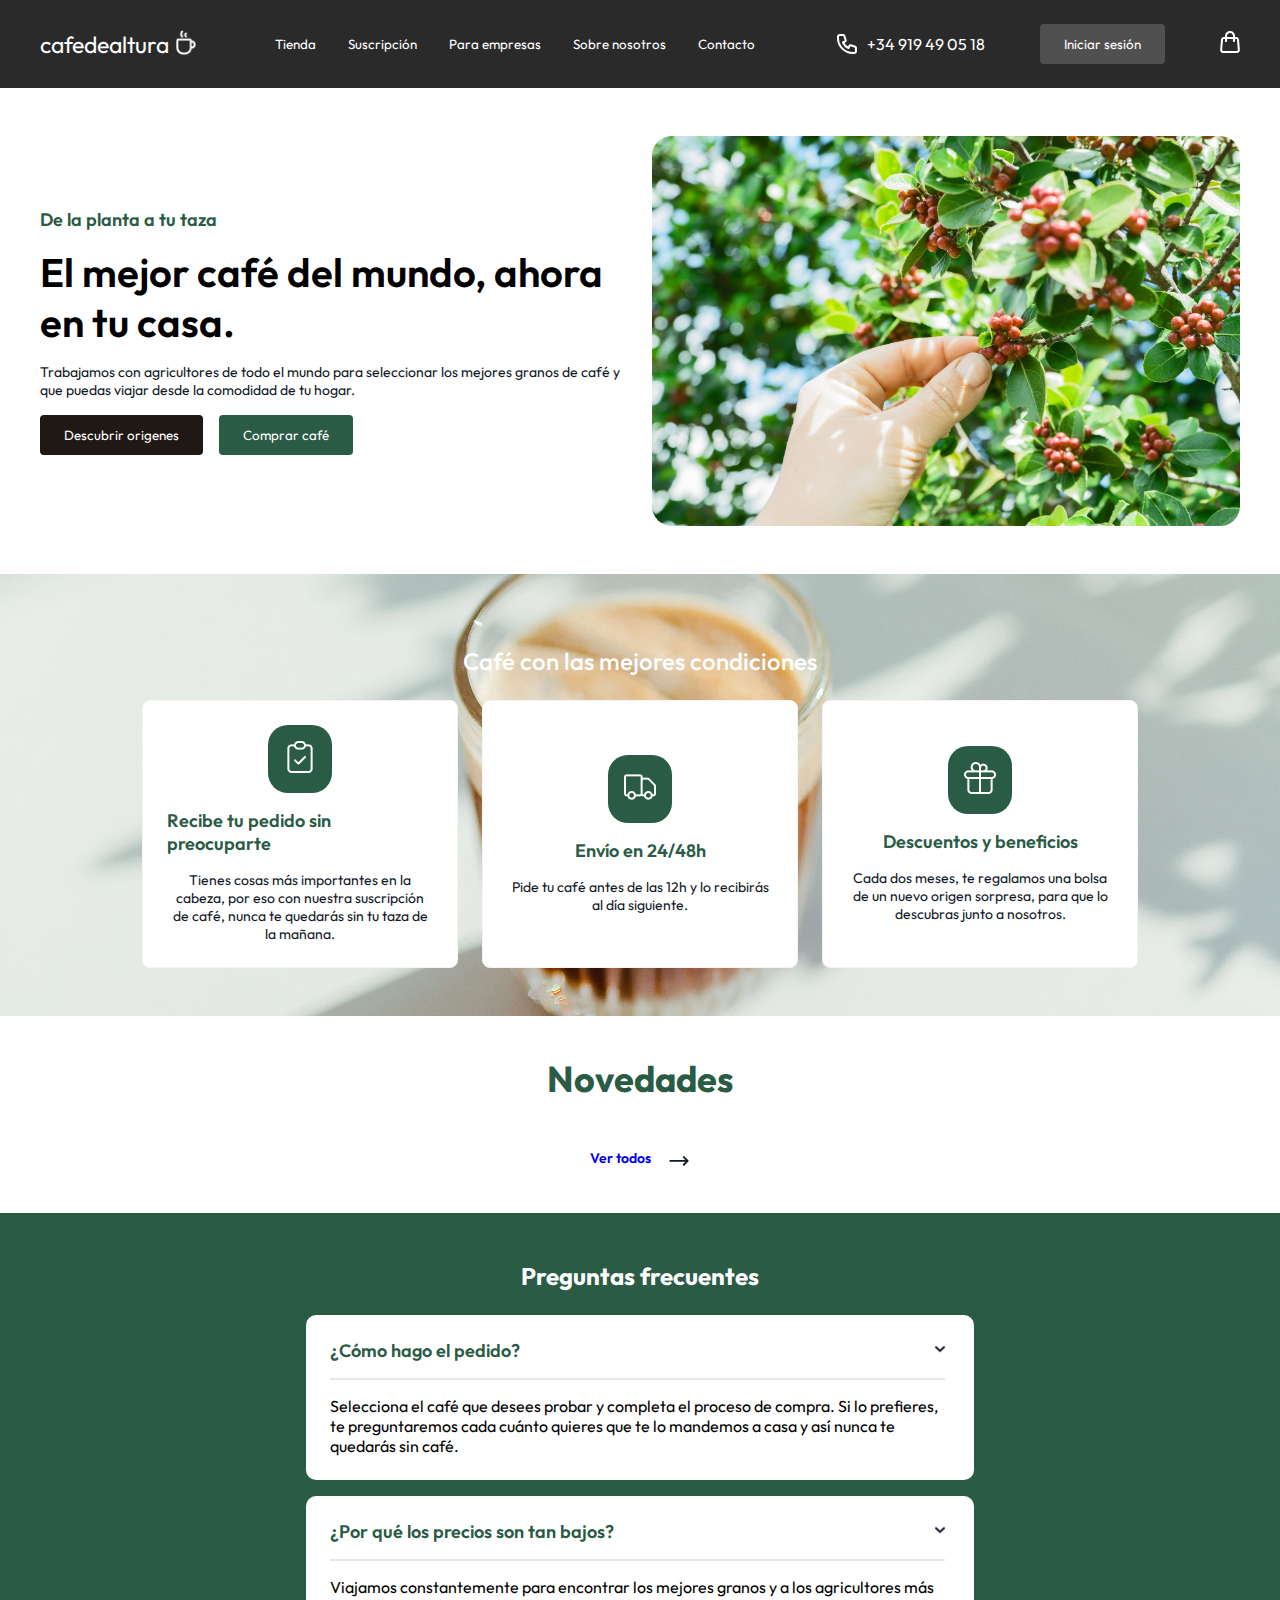
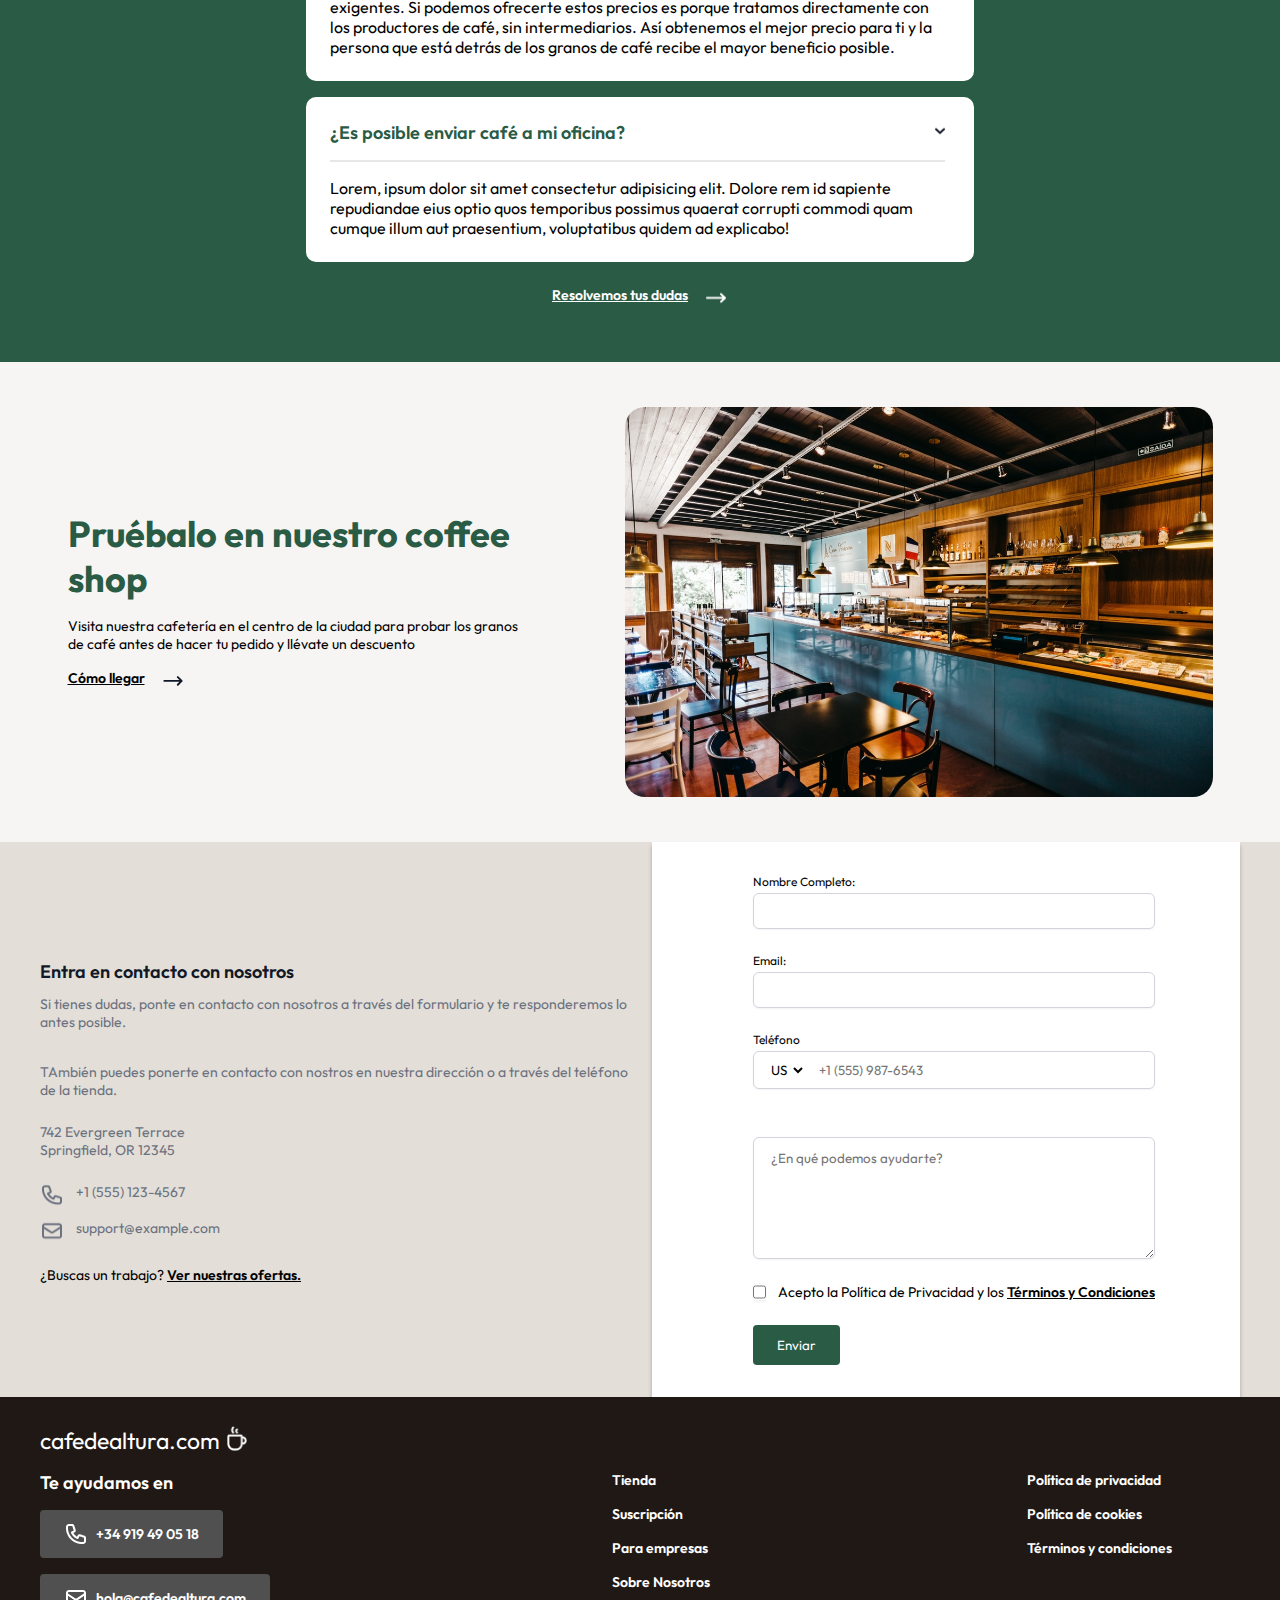
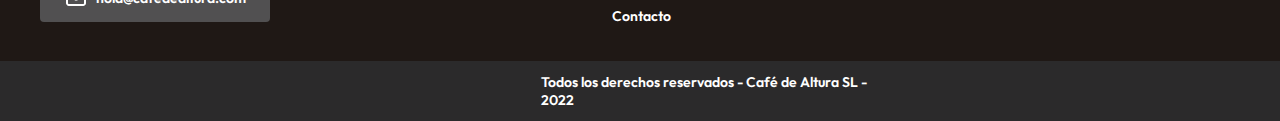
<file: index.html>
<!DOCTYPE html>
<html lang="en">

<head>
    <meta charset="UTF-8">
    <meta name="viewport" content="width=device-width, initial-scale=1.0">
    <title>Home</title>
    <link rel="stylesheet" href="style.css">
</head>

<body>
<div class="container">
        <div class="nav">

            <div class="logo">
                <p>cafedealtura</p>
                <img class="logoCafe" src="ps_coffee-hot.png">
            </div>
            <div class="tienda">
                <ul>
                    <li><button class="tiendaBotton"><a class="aBlanco" href="tienda.html">Tienda</a></button></li>
                    <li><button class="tiendaBotton"><a>Suscripción</a></button></li>
                    <li><button class="tiendaBotton"><a>Para empresas</a></button></li>
                    <li><button class="tiendaBotton"><a>Sobre nosotros</a></button></li>
                    <li><button class="tiendaBotton"><a>Contacto</a></button></li>
                </ul>
            </div>
            <div class="numeroContacto">
                <img src="Phone.svg">
                <p>+34 919 49 05 18</p>
            </div>
            <button class="botonIniciaSesion"><a>Iniciar sesión</a></button>
            <div class="cesta">
                <a href="carrito.html">
                <img src="Group.png"></a>
            </div>
        </div>
        <section class="seccionUno">
            <div class="header">
                <div class="informacionHeader">
                    <h3>De la planta a tu taza</h3>
                    <h1>El mejor café del mundo, ahora en tu casa.</h1>
                    <p class="parrafoSeciones">Trabajamos con agricultores de todo el mundo para seleccionar los mejores
                        granos de café y que puedas viajar desde la comodidad de tu hogar.</p>
                    <div class="botonesHeader">
                        <button class="botonDescubrirOrigenes">Descubrir origenes</button>
                        <button class="botonComprarCafe">Comprar café</button>
                    </div>
                </div>
                <div class="fotoHeader">
                    <img class="imgPlantaCafe" src="plantaCafe.jpg" width="588px" height="390px">
                </div>
            </div>
        </section>
        <section class="seccionDos">
            <div class="contenedorSeccionDos">
                <div class="imagenFondoCafe"></div>
                <div class="tituloUnoSeccionDos">Café con las mejores condiciones</div>
                <div class="contenedoresSeccionDos">
                    <div class="contenedoresBlancosSeccionDos">
                        <div class="logosSeccionDos">
                            <img src="Clipboard check.png" width="40px" height="40px">
                        </div>
                        <div class="titulosSeccionDos">
                            <h3>Recibe tu pedido sin preocuparte</h3>
                        </div>
                        <div class="textoPedido">
                            <p>Tienes cosas más importantes en la cabeza, por eso con nuestra suscripción de café, nunca
                                te quedarás sin tu taza de la mañana. </p>
                        </div>
                    </div>

                    <div class="contenedoresBlancosSeccionDos">
                        <div class="logosSeccionDos">
                            <img src="Truck.png" width="40px" height="40px">
                        </div>
                        <div class="tituloPedido">
                            <h3>Envío en 24/48h</h3>
                        </div>
                        <div class="textoPedido">
                            <p>Pide tu café antes de las 12h y lo recibirás al día siguiente. </p>
                        </div>
                    </div>
                    <div class="contenedoresBlancosSeccionDos">
                        <div class="logosSeccionDos">
                            <img src="Gift.png" width="40px" height="40px">
                        </div>
                        <div class="tituloPedido">
                            <h3>Descuentos y beneficios</h3>
                        </div>
                        <div class="textoPedido">
                            <p>Cada dos meses, te regalamos una bolsa de un nuevo origen sorpresa, para que lo descubras
                                junto a nosotros. </p>
                        </div>
                    </div>
                </div>

            </div>
        </section>
        <section class="seccionTres">
            <div class="contenedorSeccionTres">
                <div class="novedadesSeccionTres">
                    <h2>Novedades</h2>
                </div>

                <div class="tiposCafes">
                    <!-- <a class="cafeVenta">
                        <img src="Images.png" width="219px" height="219px">
                        <div class="infoCafe">
                            <span class="tipografiaCafes">
                                <p>Costa Rica Tarrazú</p>
                            </span>
                            <p>9,00€</p>
                        </div>
                        <div class="botonAñadir">
                            <button>Añadir</button>
                        </div>
                    </a> -->
                </div>

                <div class="verTodos">
                    <a class="verTodos" href="tienda.html">
                    <p>Ver todos</p>
                    <img src="Arrow narrow right.svg " width="24px" height="24px">
                    </a>
                </div>
            </div>
            
        </section>

        <section class="seccionCuatro">
            <div class="tituloSeccionCuatro">
                <h2>Preguntas frecuentes</h2>
            </div>
            <div class="preguntasFrecuentes">
                    <div class="faq">
                        <div class="pregunta">
                            <h3>¿Cómo hago el pedido?</h3>
                            <img class="flechaDireccion" src="Chevron up (1).png" width="20px"
                            height="20px">
                        </div>

                        <div class="divider">   
                        </div>

                        <div class="respuesta">
                            <p>Selecciona el café que desees probar y completa el proceso de compra. Si lo prefieres, te
                                preguntaremos cada cuánto quieres que te lo mandemos a casa y así nunca te quedarás sin
                                café.</p>
                        </div>
                    </div>

                    <div class="faq">
                        <div class="pregunta">
                            <h3>¿Por qué los precios son tan bajos?</h3>
                            <img class="flechaDireccion" src="Chevron up (1).png" width="20px"
                            height="20px">
                        </div>
                        
                        <div class="divider"> 
                        </div>

                        <div class="respuesta">
                            <p>Viajamos constantemente para encontrar los mejores granos y a los agricultores más
                                exigentes. Si podemos ofrecerte estos precios es porque tratamos directamente con los
                                productores de café, sin intermediarios. Así obtenemos el mejor precio para ti y la
                                persona que está detrás de los granos de café recibe el mayor beneficio posible.</p>
                        </div>
                    </div>

                    <div class="faq">
                        <div class="pregunta">
                            <h3>¿Es posible enviar café a mi oficina? </h3>
                            <img class="flechaDireccion" src="Chevron up (1).png" width="20px" height="20px">
                        </div>
                        <div class="divider"> 
                        </div>

                        <div class="respuesta">
                            <p>Lorem, ipsum dolor sit amet consectetur adipisicing elit. Dolore rem id sapiente repudiandae eius optio quos temporibus possimus quaerat corrupti commodi quam cumque illum aut praesentium, voluptatibus quidem ad explicabo!</p>
                        </div>
                    </div>
            </div>
            <div class="resolverDudas">
                <p>Resolvemos tus dudas</p>
                <div class="flecha">
                    <img src="flecha.png" height="24px" width="24px">
                </div>
            </div>
        </section>

        <section class="seccionCinco">
            <div class="pruebaNuestroCoffee">
                <div class="informacionPruebalo">
                    <span class="textoVerde"><h2>Pruébalo en nuestro coffee shop</h2></span> 
                    <p class="textoPruebaNuestroCafe">Visita nuestra cafetería en el centro de la ciudad para probar los granos de café antes de hacer tu pedido y llévate un descuento</p>
                        <div class="comoLlegar">
                            <p><a>Cómo llegar</a></p>
                            <img src="Arrow narrow right.svg " width="24px" height="24px">
                        </div>
                </div>
                <div class="fotoCofeeTienda">
                    <img class="tiendaCafe" src="heroImage.jpg" width="588px" height="390px">
                </div>
            </div>
        </section>

    <section class="seccionSeis">
        <div class="seccionContactar">
            <div class="contacto">

            <div class="encabezadoSeccionSeis">
                <div class="tituloSecionSeis">
                <p>Entra en contacto con nosotros<p>
                </div>

                <div class="textoSeccionSeis">
                <p>Si tienes dudas, ponte en contacto con nosotros a través del formulario y te responderemos lo antes posible.</p>
                </div>
            </div>
            <div class="encabezadoDosSeccionSeis">
                <div class="textoSeccionSeis">
                <p>TAmbién puedes ponerte en contacto con nostros en nuestra dirección o a través del teléfono de la tienda.</p>
                </div>

                <div class="textoSeccionSeis">
                        <p>742 Evergreen Terrace</p>
                        <p>Springfield, OR 12345</p>
                </div>
                <div class="contactoEmail">
                    <div class="textoContacto">
                        <img src="Phone.png" height="24px" width="24px" >
                        <p>+1 (555) 123-4567</p>
                    </div>

                    <div class="textoEmail">
                        <img src="Mail.png" height="24px" width="24px" >
                        <p>support@example.com</p>
                    </div>
                </div>
                <div class="buscasTrabajo">
                    <p>¿Buscas un trabajo? <span class="negritaYsub"> Ver nuestras ofertas.</p></span>
                </div>
            </div>
            </div>

            <div class="formulario">
                <form>
                <div class="itemFormulario">
                    <label for="nombre">Nombre Completo:</label>
                    <input class="inputBorder" type="text" id="nombre" name="nombre">
                </div>
                    
                <div class="itemFormulario">
                    <label for="email">Email:</label>
                    <input class="inputBorder" type="email" id="email" name="email">
                </div>
                    
                    <div class="itemFormulario">

                        <label for="prefijo">Teléfono</label>
                        <div class="telefono">

                                <select class="inputPrefTel" id="prefijo" name="prefijo">
                                    <option value="US">US </option>    
                                    <option value="+ES"> ES </option>
                                    <option value="FR">FR</option>
                                    <!-- Agregar más -->
                                </select>

                                <input class="inputTel" type="tel" id="telefono" name="telefono" placeholder="+1 (555) 987-6543">
                        </div>
                    </div>

                    <div class="enQuePodemosAyudar">

                        <label for="textarea"><span class="transparente">NODNVJNVD</span></label>
                        <textarea placeholder="¿En qué podemos ayudarte?" style="height: 122px;"></textarea>

                    </div>
                    
                  
                        <div class="checkbox">

                            <input class="inputBorder" type="checkbox" id="acepto" name="acepto">

                            <label class="terminosYcondiciones" for="acepto"> Acepto la <span class="tamañoNegritaYsub">Política de Privacidad</span> y los <span class="negritaYsub">Términos y Condiciones</span>
                            </label>
                        </div>
                
                        <div class="submit">
                            <input class="Enviar" type="submit" value="Enviar">
                        </div>
                        
                </form>
            </div>
        </div>
    </section>

    <footer>
    <div class="footerContainer">

        <div class="logoFooter">

            <p class="fontLo">cafedealtura.com</p>
            <img class="logoCafe" src="ps_coffee-hot.png">

        </div>
        <div class="teAyudamos">
            <div class="primeraColumFooter">
                <div class="infoTelMail">
                    <p>Te ayudamos en</p>
                </div>
                <div class="telFooter">
                    <img src="PhoneBlanco.png" height="24px" width="24px" >
                    <p>+34 919 49 05 18</p>
                </div>

                <div class="mailFooter">
                    <img src="MailBlanco.png" height="24px" width="24px" >
                    <p>hola@cafedealtura.com</p>
                </div>


            </div>

            <div class="opcionesFooter">
                    <p>Tienda</p>
                    <p>Suscripción</p>
                    <p>Para empresas</p>
                    <p>Sobre Nosotros</p>
                    <p>Contacto</p>
            </div>

            <div class="politicasFoto">
                    <p>Política de privacidad</p>
                    <p>Política de cookies</p>
                    <p>Términos y condiciones</p>
            </div>

        </div>
    </div>
    </footer>

    <section class="footerBooton">
        <p>Todos los derechos reservados - Café de Altura SL - 2022</p>
    </section>
</div>
<script type="module" src="main.js"></script>
</body>

</html>
</file>
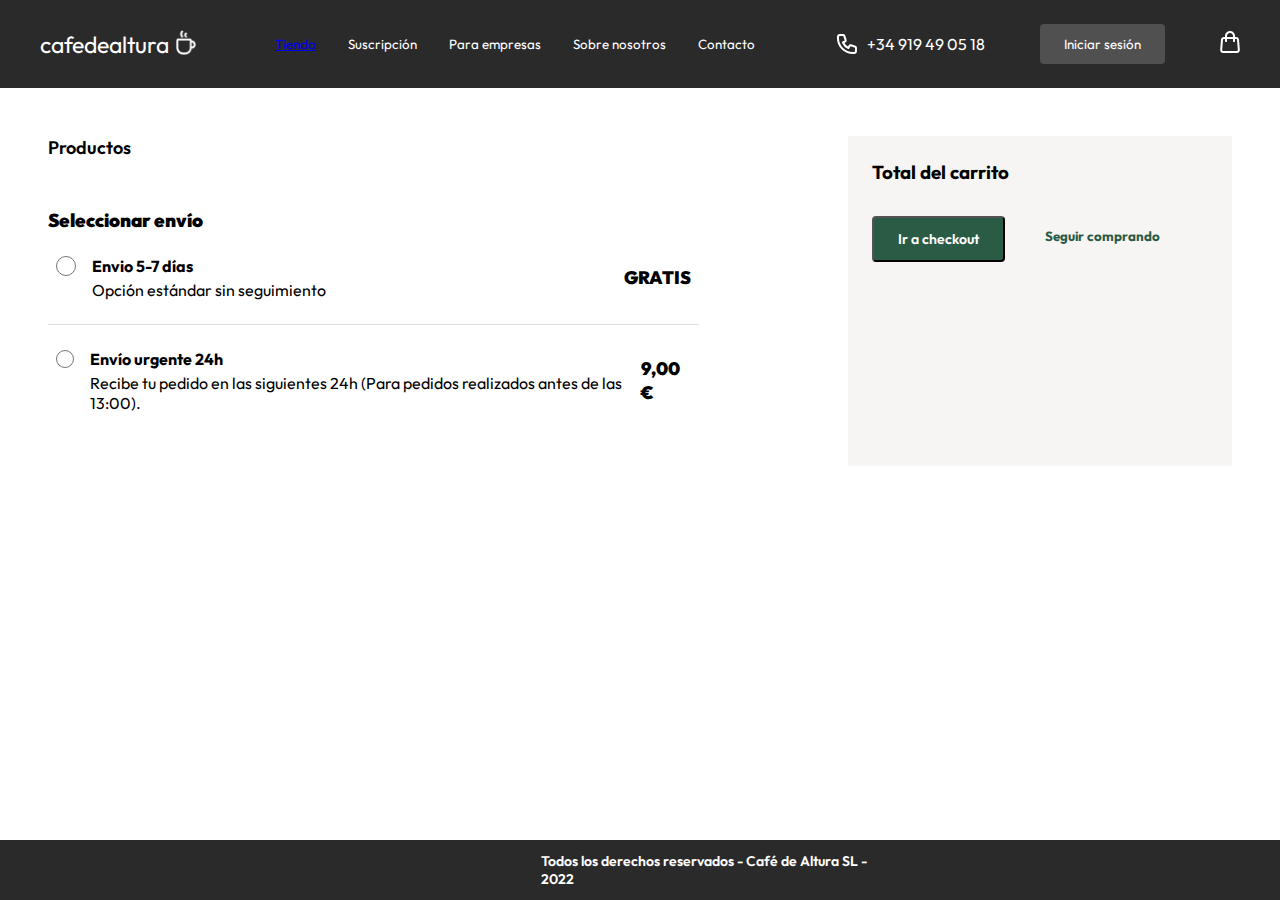
<file: carrito.html>
<!DOCTYPE html>
<html lang="en">

<head>
    <meta charset="UTF-8">
    <meta name="viewport" content="width=device-width, initial-scale=1.0">
    <title>Home</title>
    <link rel="stylesheet" href="carrito.css">
</head>

<body>
<div class="container">
        <div class="nav">

            <div class="logo">
                <p>cafedealtura</p>
                <img class="logoCafe" src="ps_coffee-hot.png">
            </div>
            <div class="tienda">
                <ul>
                    <li><button class="tiendaBotton"><a class="aBlanco" href="tienda.html">Tienda</a></button></li>
                    <li><button class="tiendaBotton"><a>Suscripción</a></button></li>
                    <li><button class="tiendaBotton"><a>Para empresas</a></button></li>
                    <li><button class="tiendaBotton"><a>Sobre nosotros</a></button></li>
                    <li><button class="tiendaBotton"><a>Contacto</a></button></li>
                </ul>
            </div>
            <div class="numeroContacto">
                <img src="Phone.svg">
                <p>+34 919 49 05 18</p>
            </div>
            <button class="botonIniciaSesion"><a>Iniciar sesión</a></button>
            <div class="candado">
                <img src="Group.png">
            </div>
        </div>

        <div class="cestaContainer">
            <div class="cesta">
                <!-- <p>Cesta(0)</p> -->
            </div>

            <div class="productosyCarrito">

                <div class="productos">
                    <h3 class="texoProduto">Productos</h3>

                    <div class="infoPorductos">
                        <!-- <div class="contadorProducto">
                            <div class="resta"><img src="resta.png"></div>
                            <div class="contador"><p>1</p></div>
                            <div class="suma"><img src="suma.png"></div>
                            <div class="contenedorImg">
                                <img class="imagenCafe" src="cafeColombia.png">
                                <div class="textoProductos">
                                    <p><b>Colombia Los Naranjos</b></p>
                                    <p>Paquete de café, 250 gr</p>
                                </div>
                            </div>
                        </div>
                        
                        
                        <div class="precio">
                            <p><b>9,00€</b></p>
                        </div> -->
                        
                    </div>
                    <!-- <div class="lineaGrande"></div> -->

                    <div class="seleccionEnvio">

                        <h3><b>Seleccionar envío</b></h3>

                        <div class="form">

                            <div class="form1">
                               <div class="infoEnvio">   
                                    <input type="radio" name="grupo1" value="opcion1">

                                    <div class="textForm" >
                                        <p><b>Envio 5-7 días</b></p>
                                        <p>Opción estándar sin seguimiento</p>
                                    </div>
                                </div>  
                                    <div class="precio">
                                        <p ><b>GRATIS</b></p>
                                    </div>
                            </div>
                            <div class="lineaGrande"></div>
                            <div class="form1">
                                <div class="infoEnvio">
                                    <input type="radio" name="grupo1" value="opcion1"> 

                                    <div class="textForm" >
                                            <p><b>Envío urgente 24h</b></p>
                                            <p>Recibe tu pedido en las siguientes 24h (Para pedidos realizados antes de las 13:00).</p>
                                    </div>

                                </div>
                                    <div class="precio">
                                         <p><b>9,00 €</b></p>
                                    </div>
                            </div>

                        </div>


                    </div>

                </div>

                <div class="carrito">
                        <h3>Total del carrito</h3>
                        <div class="infoCarito">

                        <!-- <div class="linea"></div>
                                <div class="totalCarrito">
                                    <div class="textoCarrito">
                                        <p>SUBTOTAL</p>
                                        <p><b>?</b></p>
                                    </div> 

                                    <div class="textoCarrito">
                                        <p>ENVÍO</p>
                                        <p><b>GRATIS</b></p>
                                    </div>
                                    <div class="textoCarrito">
                                        <p><b>TOTAL</b></p>
                                        <p><b>?</b></p>
                                    </div>
                                    <div class="iva">
                                        <p>Incluye 3.78€ de IVA</p>
                                    </div>
                             </div> -->
                        </div>
                        <div class="botones">
                            <button class="botonVerde">Ir a checkout</button>
                            <button class="botonSeguirCompra">Seguir comprando</button>
                        </div>
                </div>
            </div>


        </div>

         <section class="footerBooton">
        <p>Todos los derechos reservados - Café de Altura SL - 2022</p>
        </section>
</div>
<script src="carrito.js" defer></script>
</body>

</html>
</file>
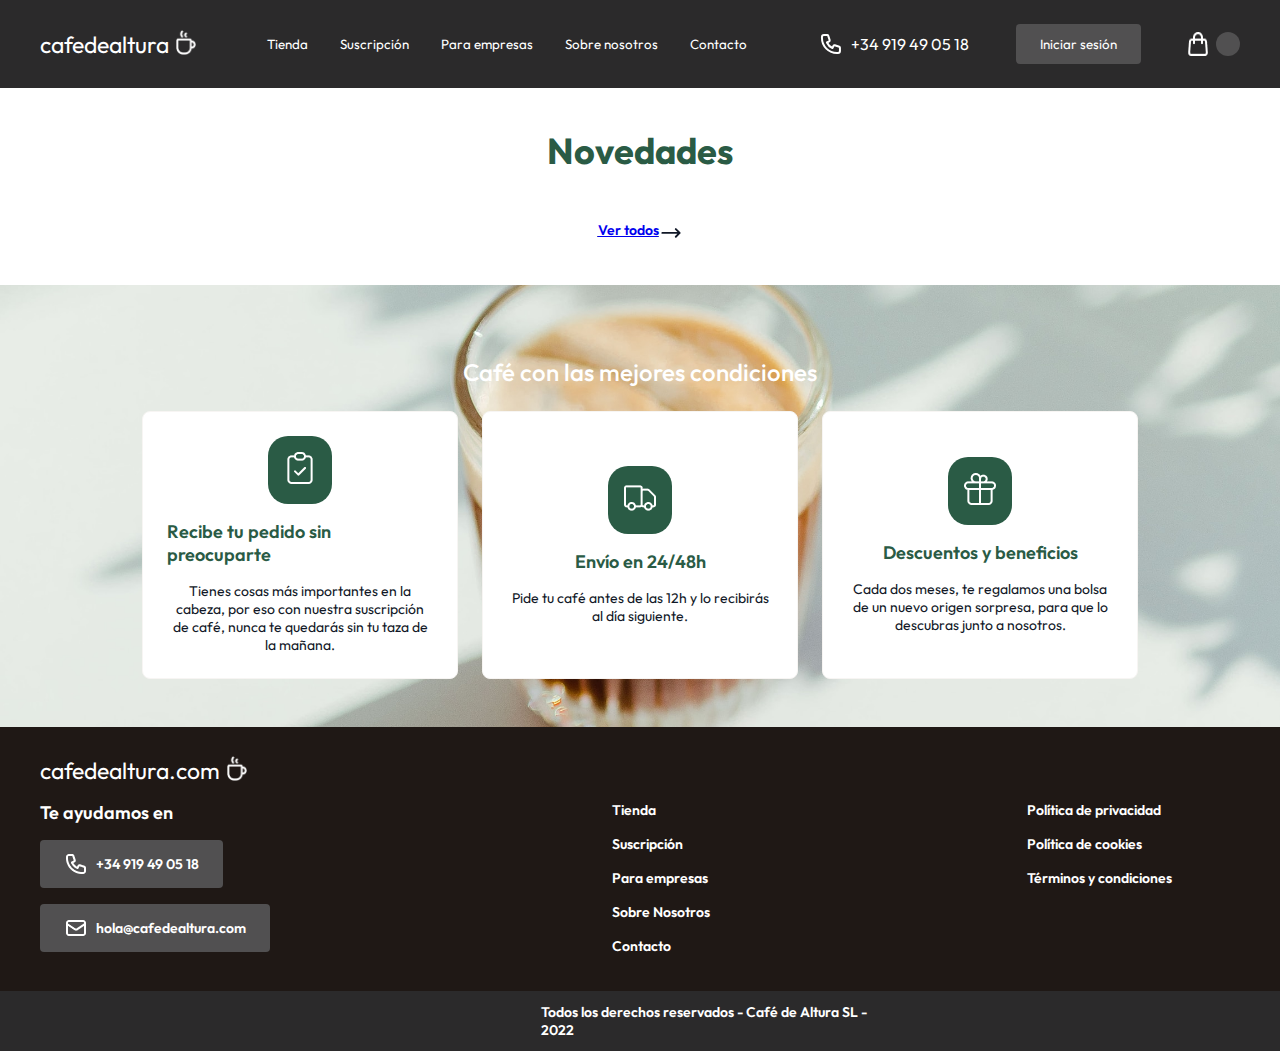
<file: tienda.html>
<!DOCTYPE html>
<html lang="en">
<head>
    <meta charset="UTF-8">
    <meta name="viewport" content="width=device-width, initial-scale=1.0">
    <title>Tienda</title>
    <link rel="stylesheet" href="tienda.css">
</head>
<body>
    <div class="container">
        <div class="nav">

            <div class="logo">
                <p><a class="aBlanco" href="index.html">cafedealtura</a></p>
                <img class="logoCafe" src="ps_coffee-hot.png">
            </div>
            <div class="tienda">
                <ul>
                    <li><button class="tiendaBotton"><a>Tienda</a></button></li>
                    <li><button class="tiendaBotton"><a>Suscripción</a></button></li>
                    <li><button class="tiendaBotton"><a>Para empresas</a></button></li>
                    <li><button class="tiendaBotton"><a>Sobre nosotros</a></button></li>
                    <li><button class="tiendaBotton"><a>Contacto</a></button></li>
                </ul>
            </div>
            <div class="numeroContacto">
                <img src="Phone.svg">
                <p>+34 919 49 05 18</p>
            </div>
            <button class="botonIniciaSesion"><a>Iniciar sesión</a></button>
            <div class="cesta">
                <a class="cestaNav" href="carrito.html">
                    <img src="Group.png">
                    <div class="circuloContador"></div>
                </a>
            </div>
        </div>
        <section class="seccionTres">
            <div class="contenedorSeccionTres">
                <div class="novedadesSeccionTres">
                    <h2>Novedades</h2>
                </div>

                <div class="tiposCafes">
                    <!-- <a class="cafeVenta">
                        <img src="Images.png" width="219px" height="219px">
                        <div class="infoCafe">
                            <span class="tipografiaCafes">
                                <p>Costa Rica Tarrazú</p>
                            </span>
                            <p>9,00€</p>
                        </div>
                        <div class="botonAñadir">
                            <button>Añadir</button>
                        </div>
                    </a> -->
                </div>

                <div class="verTodos">
                    <p><a href="tienda.html">Ver todos</a></p>
                    <img src="Arrow narrow right.svg " width="24px" height="24px">
                </div>
            </div>
            
        </section>

<section class="seccionDos">
            <div class="contenedorSeccionDos">
                <div class="imagenFondoCafe"></div>
                <div class="tituloUnoSeccionDos">Café con las mejores condiciones</div>
                <div class="contenedoresSeccionDos">
                    <div class="contenedoresBlancosSeccionDos">
                        <div class="logosSeccionDos">
                            <img src="Clipboard check.png" width="40px" height="40px">
                        </div>
                        <div class="titulosSeccionDos">
                            <h3>Recibe tu pedido sin preocuparte</h3>
                        </div>
                        <div class="textoPedido">
                            <p>Tienes cosas más importantes en la cabeza, por eso con nuestra suscripción de café, nunca
                                te quedarás sin tu taza de la mañana. </p>
                        </div>
                    </div>

                    <div class="contenedoresBlancosSeccionDos">
                        <div class="logosSeccionDos">
                            <img src="Truck.png" width="40px" height="40px">
                        </div>
                        <div class="tituloPedido">
                            <h3>Envío en 24/48h</h3>
                        </div>
                        <div class="textoPedido">
                            <p>Pide tu café antes de las 12h y lo recibirás al día siguiente. </p>
                        </div>
                    </div>
                    <div class="contenedoresBlancosSeccionDos">
                        <div class="logosSeccionDos">
                            <img src="Gift.png" width="40px" height="40px">
                        </div>
                        <div class="tituloPedido">
                            <h3>Descuentos y beneficios</h3>
                        </div>
                        <div class="textoPedido">
                            <p>Cada dos meses, te regalamos una bolsa de un nuevo origen sorpresa, para que lo descubras
                                junto a nosotros. </p>
                        </div>
                    </div>
                </div>

            </div>
        </section>

        <footer>
            <div class="footerContainer">
        
                <div class="logoFooter">
        
                    <p class="fontLo">cafedealtura.com</p>
                    <img class="logoCafe" src="ps_coffee-hot.png">
        
                </div>
                <div class="teAyudamos">
                    <div class="primeraColumFooter">
                        <div class="infoTelMail">
                            <p>Te ayudamos en</p>
                        </div>
                        <div class="telFooter">
                            <img src="PhoneBlanco.png" height="24px" width="24px" >
                            <p>+34 919 49 05 18</p>
                        </div>
        
                        <div class="mailFooter">
                            <img src="MailBlanco.png" height="24px" width="24px" >
                            <p>hola@cafedealtura.com</p>
                        </div>
        
        
                    </div>
        
                    <div class="opcionesFooter">
                            <p>Tienda</p>
                            <p>Suscripción</p>
                            <p>Para empresas</p>
                            <p>Sobre Nosotros</p>
                            <p>Contacto</p>
                    </div>
        
                    <div class="politicasFoto">
                            <p>Política de privacidad</p>
                            <p>Política de cookies</p>
                            <p>Términos y condiciones</p>
                    </div>
        
                </div>
            </div>
        </footer>

        <section class="footerBooton">
            <p>Todos los derechos reservados - Café de Altura SL - 2022</p>
        </section>
    </div>
    <script type="module" src="tienda.js"></script>
</body>
</html>
</file>
<file: style.css>
@font-face {
    font-family: "Outfit";
    src: url('./Outfit/Outfit-VariableFont_wght.ttf');
}
*{
    padding: 0;
    margin: 0;
    box-sizing: border-box;
    font-family: 'Outfit';
}

.container{
    display: flex;
    flex-direction: column;
    height: fit-content;
}
.nav{
    display: flex;
    justify-content: space-between;
    background-color:#2B2A2B ;
    padding: 12px 40px;
    align-items: center;
    color: white;
}

.logo{
    display: flex;
    gap: 7px;
    font-size: 23px;
}
.logoCafe{
    width: 20px;
    height: 25px;
    align-items: center;
}

ul{
    display: flex;
    list-style-type: none;
    font-size: 14px;
    font-weight: 600;
    gap: 16px;
    padding: 16px;
}
.tiendaBotton{
    background-color: transparent;
    color: white;
    padding: 8px;
    gap: 8px;
    border: none;
    
}
.numeroContacto{
    display: flex;
    align-items: center;
    gap: 8px;
}

.botonIniciaSesion{
    color: white;
    background-color:#515051;
    padding: 12px 24px;
    border-radius: 4px;
    gap: 8px;
    border: none;
}

.seccionUno{
    gap: 24px;
}
.header{
    display: flex;
    justify-content: space-between;
    padding: 48px 40px;
    gap: 24px;
    align-items: center;
    justify-content: center;

}

.informacionHeader{
    display: flex;
    flex-direction: column;
    justify-content: center;
    gap: 16px;
    width: 588px;
}

h1{
    font-size: 40px;
    font-weight: 600;
    color: #000;
}
h3{
    font-size: 18px;
    font-weight: 600; 
    color: #2A5B45;
}

.botonesHeader{
    display: flex;
    gap: 16px;
}

.botonDescubrirOrigenes{
    padding: 12px 24px;
    gap: 8px;
    background-color: #1F1815;
    border-radius: 4px;
    color: white;
}

.botonComprarCafe{
    padding: 12px 24px;
    gap: 8px;
    background-color: #2A5B45;
    border-radius: 4px;
    color: white;
}

.parrafoSeciones{
    color: #111827;
    font-weight: 400;
    font-size: 14px;
}

.fotoHeader {
    width: 588px;
    height: 390px;
    border-radius: 20px;
}

.imgPlantaCafe{
    border-radius: 20px;
}
.contenedorSeccionDos{
    display: flex;
    flex-direction: column;
    padding: 48px 147px;
    align-items: center;
    justify-content: center;
    gap: 24px; 
    background-image:url(imagenCafe.jpeg);
    background-size: cover;
    background-position: center;
   
}
.tituloUnoSeccionDos{
    font-size: 24px;
    font-weight: 500;
    color: #FFF;
    
}
.contenedoresSeccionDos{
    display: flex;
    width: 996px;
    gap: 24px;

}
.contenedoresBlancosSeccionDos{
    display: flex;
    flex-direction: column;
    padding: 24px;
    gap: 16px;
    justify-content: center;
    align-items: center;
    background-color:#FFF ;
    border-radius: 8px;
    border: 1px solid #F7F5F3;
    width: 100%;
}
.logosSeccionDos{
    border-radius: 20px;
    background: #2A5B45;
    padding: 12px;

}
.titulosSeccionDos{
    color: white;
    font-size: 24px;
    font-weight: 500;
    gap: 8px;

}
.textoPedido{
    color: #111827;
    font-size: 14px;
    font-weight: 400;
    justify-content: center;
    align-items: center;
    text-align: center;
}

.contenedorSeccionTres{
    display: flex;
    flex-direction: column;
    padding: 40px;
}
.tiposCafes{
   display: flex;
   flex-wrap: wrap;
   justify-content: center;
   gap: 24px;
   padding: 24px;
   align-items: center; 
}
.cafeVenta{
    display: flex;
    flex-direction: column;
    padding: 24px;
    border-radius: 8px;
    border: 1px solid #E3DED7;
    gap: 24px;
    align-items:center;
    text-align: center;
}
.cafeVenta:hover{
    border-radius: 8px;
    border: 1px solid #E3DED7;
    background: #F7F5F3;

}
.cafeVenta:hover .botonAñadir{
    border-radius: 4px;
    background-color: #2A5B45;
}
.novedadesSeccionTres{
    color: #2A5B45;
    font-size: 24px;
    font-weight: 500;
    text-align: center;

}
.botonAñadir{
    padding: 8px;
    gap: 8px;
    border-radius: 4px;
    background: rgba(42, 91, 69, 0.70); 
}

button{
    background-color: transparent;
    border: none;
    color: #FFF;
}
.verTodos{
    display: flex;
    justify-content: center;
    font-size: 14px;
    font-weight: 600;
    text-decoration-line: underline;
    gap: 16px;
    text-decoration: none; 
}

.infoCafe{
    display: flex;
    flex-direction: column;
    gap:12px;
}

.tipografiaCafes{
    font-size: 14px;
    font-weight: 600;
    
}

.seccionCuatro{
    display: flex;
    padding: 48px 386px;
    flex-direction: column;
    align-items: center;
    gap: 24px;
    background: var(--Green, #2A5B45);
}

.tituloSeccionCuatro{
    text-align: center;
    color: #FFF;
}
.preguntasFrecuentes{
    display: flex;
    flex-direction: column;
    gap:16px ;
    /* align-items: center; */   
}

.faq{
    display: flex;
    flex-direction: column;
    width: 668px;
    padding: 24px;
    gap: 16px;
    border-radius: 10px;
    background: #FFF;
}

.divider{
    width: 615px;
    border: 0.2px solid rgb(232, 231, 231);

}

.flechaDireccion{
    transform: scaleY(-1);
}

.hidden {
    display: none;
}
.preguntaPrecios{
    background-color: #FFF;
    border-radius: 10px;
    background: #FFF;
}
.pregunta{
   display: flex;
  justify-content: space-between;
  text-align: center;
}
.preguntaEnvio{
    background-color: #FFF;
    border-radius: 10px;
    background: #FFF; 
}
.resolverDudas{
    display: flex;
    font-size: 14px;
    font-weight: 600;
    text-decoration-line: underline;
    color: #FFF;
    justify-content: center;
    gap: 16px;
}



.pruebaNuestroCoffee{
    display: flex;
    justify-content: space-between;
    align-items: center;
    justify-content: center;
    padding: 45px 40px;
    gap:100px;
    background: #F7F5F3;
    
    
}

.informacionPruebalo{
    display: flex;
    flex-direction: column;
    width: 457px;
    gap: 16px;
  
}

.textoPruebaNuestroCafe{
    font-size: 14px;
    font-style: normal;
    font-weight: 400;

}

.fotoCofeeTienda {
    width: 588px;
    height: 390px;
    border-radius: 20px;
}

.tiendaCafe{
    border-radius: 20px;
}
.textoVerde{
    font-size: 24px;
    font-style: normal;
    font-weight: 500;
    color:  #2A5B45;
}
.comoLlegar{
    display: flex;
    font-size: 14px;
    font-weight: 600;
    text-decoration-line: underline;
    gap: 16px;
}

.seccionSeis{
    display: flex;
    background-color:#E3DED7;
    justify-content: center;
    align-items: center;
   
}

.seccionContactar{
    display: flex;
    justify-content: center;
    align-items: center;
    gap: 24px;
}
.contacto{
    display: flex;
    width: 588px;
    height: 320px;
    flex-direction: column;
    gap: 32px;
}

.encabezadoSeccionSeis{
    display: flex;
    flex-direction: column;
    gap:12px;
}

.encabezadoDosSeccionSeis{
    display: flex;
    flex-direction: column;
    gap:24px; 
}

.tituloSecionSeis{
    color: #111827;
    font-size: 18px;
    font-style: normal;
    font-weight: 600;
    
}
.contactoEmail{
    display: flex;
    flex-direction: column;
    gap: 12px;
}
.textoContacto{
    display: flex;
    gap:12px;
    color:#6B7280;
    font-size: 14px;
    font-weight: 400; 

}

.textoEmail{
    display: flex;
    gap:12px;
    color:#6B7280;
    font-size: 14px;
    font-weight: 400; 

}

.buscasTrabajo{
    font-size: 14px;
    font-weight: 400;
    line-height: 16px;    
}

.negritaYsub{
    font-weight: 600;
    font-size:  14px;
    text-decoration-line: underline;  
}
.tamañoNegritaYsub{
    font-size:  14px;
}

.textoSeccionSeis {
    color:#6B7280;
    font-size: 14px;
    font-weight: 400;   
}

.formulario{
    display: flex;
    flex-direction: column;
    justify-content: center;
    align-items: center;
    padding: 32px 32px 32px 48px;
    background:  #FFF;
    box-shadow: 0px 4px 4px 0px rgba(0, 0, 0, 0.25);
    width: 588px;
    
}


form{
    display: flex;
    flex-direction: column;
    gap: 24px;
}
.terminosYcondiciones{
    font-size: 14px;
}
.itemFormulario{
    display: flex;
    flex-direction: column;
    font-size: 12px;
    font-weight: 400;
    /* color:#374151; */
    gap: 4px;
}
.enQuePodemosAyudar{
    display: flex;
    flex-direction: column;
    align-items: flex-start;
    gap: 4px; 
}
textarea{
    padding-top:12px ;
    padding-left: 17px;
    border-radius: 6px;
    border: 1px solid #D1D5DB;
    background: #FFF;
    box-shadow: 0px 1px 2px 0px rgba(0, 0, 0, 0.05);
    width: 100%;
    height: 122px;
}

.transparente{
    color: transparent;
}

select{
    border: none;
    width: 10%;
   
}

.telefono{
    display: flex;
    padding: 9px 13px;
    gap: 13px;
    align-items: center;
    border-radius: 6px;
    border: 1px solid #D1D5DB;
    background: #FFF;
    box-shadow: 0px 1px 2px 0px rgba(0, 0, 0, 0.05);   

   
}

.telefono:focus-within{
    outline: 2px solid #3F8F6B;
    background:#FFF;
    box-shadow: 0px 1px 2px 0px rgba(0, 0, 0, 0.05); 
}
.checkbox{
    display: flex;
    gap: 12px;
}
.inputBorder {

    padding: 9px 13px;
    align-items: center;
    border-radius: 6px;
    border: 1px solid #D1D5DB;
    background: #FFF;
    box-shadow: 0px 1px 2px 0px rgba(0, 0, 0, 0.05);
   
}
.inputBorder:hover{
    border: 1px solid #9B9EA3;
    box-shadow: 0px 1px 2px 0px rgba(0, 0, 0, 0.05);   
}

textarea:hover{
    border: 1px solid #9B9EA3;
    /* background: #FFF; */
    box-shadow: 0px 1px 2px 0px rgba(0, 0, 0, 0.05); 
}

.inputBorder:focus{
   
    outline: 2px solid #3F8F6B;
    background:#FFF;
    /* box-shadow: 0px 1px 2px 0px rgba(254, 0, 0, 0.05);  */
}

textarea:focus{
    outline: 2px solid #3F8F6B;
    background:#FFF;
    /* box-shadow: 0px 1px 2px 0px rgba(254, 0, 0, 0.05);  */   
}

.inputPrefTel{
    width: 12%;
    border: none; 
    outline: none; 
    box-shadow: none; 
    background-color: transparent; 

}
.inputTel{
    width: 100%;
    display: flex;
    border: none; 
    outline: none; 
    box-shadow: none; 
    background-color: transparent; 
    
}
input{
    background-color: transparent;
    color: rgb(0, 0, 0);
    border: none;

}
.submit{
    display: flex;
   width: fit-content;
    padding: 12px 24px;
    gap: 8px; 
    border-radius: 4px;
    background: #2A5B45;

}
.Enviar{
    color:white;
}

footer{
background-color: #1F1815;
padding-top: 29px;
gap: 38px;
padding-bottom: 38px;

}

.footerContainer{
    display: flex;
    flex-direction: column;
    gap: 16px;
    padding-left: 40px;
    padding-right: 40px;
}
.logoFooter{
    display: flex;
    color: #FFF;
    gap: 7px;
    font-size: 23px;
    font-style: normal;
    font-weight: 400;
}

.teAyudamos{
    display: flex;
    color: white;
    gap:16px;
    justify-content:space-between;
    width: 1132px;
    height: 152px;
}

.infoTelMail{
    display: flex;
    flex-direction: column;
    font-size: 18px;
    font-weight: 600;
}

.opcionesFooter{
    display: flex;
    flex-direction: column; 
    font-size: 14px;
    font-weight: 600;
}
.politicasFoto{
    display: flex;
    flex-direction: column;  
    font-size: 14px;
    font-style: normal;
    font-weight: 600;
}
.telFooter{
    display: flex;
    padding: 12px 24px;
    gap: 8px;
    border-radius: 4px;
    background: #515051;
    width: max-content;
    font-size: 14px;
    font-weight: 600;
}

.mailFooter{
    display: flex;
    padding: 12px 24px;
    gap: 8px;
    border-radius: 4px; 
    background: #515051;
    width: max-content;
    font-size: 14px;
    font-weight: 600;
}
.primeraColumFooter{
    display: flex;
    width: 255px;
    flex-direction: column;
    align-items: flex-start;
    gap: 16px;   
}
.opcionesFooter{
    display: flex;
    flex-direction: column;
    gap: 16px;
    color: white;
}

.politicasFoto{
    display: flex;
    flex-direction: column;
    gap: 16px;
    color: white;
}

.footerBooton{
display: flex;
padding: 12px 380.5px 12px 540.5px;
align-items: center;
justify-content: center;
background: #2B2A2B;
color: #FFF;
font-size: 14px;
font-weight: 600;

}

.telFooter{
    align-items: center;
}

.mailFooter{
    align-items: center;
}

.tiendaBotton:hover{
    border-radius: 10px;
    background: rgba(247, 245, 243, 0.10); 
}

.aBlanco{
     color: white;
     text-decoration: none; /* Para quitar la subrayado por defecto */
}

a:visited {
    color: inherit; /* Restablece el color del texto al valor heredado */
    text-decoration: none; /* Elimina el subrayado por defecto */
  }
</file>
<file: carrito.css>
@font-face {
    font-family: "Outfit";
    src: url('./Outfit/Outfit-VariableFont_wght.ttf');
}

*{
    padding: 0;
    margin: 0;
    box-sizing: border-box;
    font-family: 'Outfit';
}

.container{
    display: flex;
    flex-direction: column;
    
    
}
.nav{
    display: flex;
    justify-content: space-between;
    background-color:#2B2A2B ;
    padding: 12px 40px;
    align-items: center;
    color: white;
}

.logo{
    display: flex;
    gap: 7px;
    font-size: 23px;
}
.logoCafe{
    width: 20px;
    height: 25px;
    align-items: center;
}

ul{
    display: flex;
    list-style-type: none;
    font-size: 14px;
    font-weight: 600;
    gap: 16px;
    padding: 16px;
}
.tiendaBotton{
    background-color: transparent;
    color: white;
    padding: 8px;
    gap: 8px;
    border: none;
    
}
.numeroContacto{
    display: flex;
    align-items: center;
    gap: 8px;
}

.botonIniciaSesion{
    color: white;
    background-color:#515051;
    padding: 12px 24px;
    border-radius: 4px;
    gap: 8px;
    border: none;
}

.cestaContainer{
    display: flex;
    flex-direction: column;
    padding: 40px;
    padding-bottom: 24px;
    justify-content: space-between;
    

}

.cesta{
    justify-content: center;
    color: #2A5B45;
    font-size: 24px;
    font-weight: 500; 
    text-align: center;
    font-family: "Outfit";
}


.productosyCarrito{
    display: flex;
    padding: 8px;
    gap: 24px;
    justify-content: space-between;
   

    
}
.totalCarrito{
    padding-top: 16px;
}
.textoCarrito{
    display: flex;
    justify-content: space-between;
    padding-bottom: 16px;
}
.linea{
    width: 336px;
    height: 1px;
    background: #E3DED7;
}
.lineaGrande{
    width: 100%;
    height: 1px;
    background: #E3DED7;
}
.subtotal{
    display: flex;
    padding-top:16px ;
    justify-content: space-between;

}
.botones{
    display: flex;
    align-items: flex-start;
    gap: 16px;
   
}
.texoProduto{
    color: #000;
    font-size: 18px;
    font-weight: 600;
    line-height: 24px; 
    font-family: "Outfit";
}
.contenedorImg{
    display: flex;
    padding-left: 24px;
    padding-right: 24px;
    align-items: center;
    
}
.imagenCafe{
    width: 55px;
    height: 55px; 
   
}

.productos{
    display: flex;
    flex-direction: column;
    width: 55%;
}

.infoPorductos{
    display: flex;
    flex-direction: column;
    gap: 24px;
    padding: 24px 8px 24px 8px;


}


.contadorProducto{
    display: flex;
    /* justify-content: center; */
    align-items: center;

}

.resta{
    padding-right:8px;

}
.contador{
    padding: 8px;
    border-radius: 200px;
    background: rgba(42, 91, 69, 0.10);
    display: flex;
    width: 24px;
    height: 24px;
    padding: 8px;
    flex-direction: column;
    justify-content: center;
    align-items: center;
    gap: 8px;
}
.suma{
   padding-left: 8px; 
}
                        
.carrito{
    display: flex;
    flex-direction: column;
    width: 384px;
    height: 330px;
    padding: 24px;
    gap: 16px;
    background-color: #F7F5F3;
}

.infoCarito{
    display: flex;
    flex-direction: column;
}
.textoProductos{
    /* width: 506px; */
    gap: 4px;
    font-family: "Outfit";
    font-size: 14px;
    padding-left: 24px;


}


input[type="radio"] {
    
    border: 1px solid #000; 
    border-radius: 50%; 
    width: 20px; 
    height: 20px; 
  
}

.form{
    display: flex;
    flex-direction: column;
    
   
}
.form1{
    display: flex;
    justify-content: space-between;
    gap: 16px;
    align-items: center;
    padding: 24px 8px 24px 8px;
    
    
    
}
.infoEnvio{
    display: flex;
    gap: 16px;
}

.textForm{
    display: flex;
    flex-direction: column;
    gap:4px;
    
    
}
.iva{
    display: flex;
    justify-content: end;
    text-align: right;
    color:#515051;
    font-family: Outfit;
    font-size: 12px;
    font-style: normal;
    font-weight: 400;
}
.precio{
    display: flex;
    color: #000;
    font-family: Outfit;
    font-size: 18px;
    font-style: normal;
    font-weight: bold;
    line-height: 24px; 
    
    display: flex;
    justify-content: end;

    
}
.botonVerde{
    display: flex;
    padding: 12px 24px;
    align-items: flex-start;
    gap: 8px;
    border-radius: 4px;
    background: #2A5B45;
    color: white;
    font-family: Outfit;
    font-size: 14px;
    font-weight: 600;

}
  
.botonSeguirCompra{
    display: flex;
    padding: 12px 24px;
    align-items: flex-start;
    gap: 8px;
    border-radius: 4px;
    background: transparent;
    color: #2A5B45;
    font-family: Outfit;
    font-weight: bold;
    border: none;

}


footer{
    background-color: #1F1815;
    padding-top: 29px;
    gap: 38px;
    padding-bottom: 38px;
    
}


.footerBooton{
    display: flex;
    padding: 12px 380.5px 12px 540.5px;
    align-items: center;
    justify-content: center;
    background: #2B2A2B;
    color: #FFF;
    font-size: 14px;
    font-weight: 600;
    position: fixed;
    bottom: 0;
    left: 0;
    width: 100%;

    }

.tiendaBotton:hover{
    border-radius: 10px;
    background: rgba(247, 245, 243, 0.10); 
}

a:visited {
    color: inherit; /* Restablece el color del texto al valor heredado */
    text-decoration: none; /* Elimina el subrayado por defecto */
  }
</file>
<file: tienda.css>
@font-face {
    font-family: "Outfit";
    src: url('./Outfit/Outfit-VariableFont_wght.ttf');
}


*{
    padding: 0;
    margin: 0;
    box-sizing: border-box;
    font-family: 'Outfit';
}
.tiposCafes{
   display: flex;
   flex-wrap: wrap;
   justify-content: center;
   gap: 24px;
   padding: 24px;
   align-items: center; 
}
.cafeVenta:hover{
    border-radius: 8px;
    border: 1px solid #E3DED7;
    background: #F7F5F3;

}
.cafeVenta:hover .botonAñadir{
    border-radius: 4px;
    background-color: #2A5B45;
}

.tiendaBotton:hover{
    border-radius: 10px;
    background: rgba(247, 245, 243, 0.10); 
}

.aBlanco{
    color: white;
    text-decoration: none; /* Para quitar la subrayado por defecto */
}

a:visited {
   color: inherit; /* Restablece el color del texto al valor heredado */
   text-decoration: none; /* Elimina el subrayado por defecto */
 }

.container{
    display: flex;
    flex-direction: column;
    height: fit-content;
}
.nav{
    display: flex;
    justify-content: space-between;
    background-color:#2B2A2B ;
    padding: 12px 40px;
    align-items: center;
    color: white;
}

.logo{
    display: flex;
    gap: 7px;
    font-size: 23px;
}
.logoCafe{
    width: 20px;
    height: 25px;
    align-items: center;
}

ul{
    display: flex;
    list-style-type: none;
    font-size: 14px;
    font-weight: 600;
    gap: 16px;
    padding: 16px;
}
.tiendaBotton{
    background-color: transparent;
    color: white;
    padding: 8px;
    gap: 8px;
    border: none;
    
}
.numeroContacto{
    display: flex;
    align-items: center;
    gap: 8px;
}

.botonIniciaSesion{
    color: white;
    background-color:#515051;
    padding: 12px 24px;
    border-radius: 4px;
    gap: 8px;
    border: none;
}


h1{
    font-size: 40px;
    font-weight: 600;
    color: #000;
}

h3{
    font-size: 18px;
    font-weight: 600; 
    color: #2A5B45;
}

.contenedorSeccionDos{
    display: flex;
    flex-direction: column;
    padding: 48px 147px;
    align-items: center;
    justify-content: center;
    gap: 24px; 
    background-image:url(imagenCafe.jpeg);
    background-size: cover;
    background-position: center;
   
}
.tituloUnoSeccionDos{
    font-size: 24px;
    font-weight: 500;
    color: #FFF;
    
}
.contenedoresSeccionDos{
    display: flex;
    width: 996px;
    gap: 24px;

}
.contenedoresBlancosSeccionDos{
    display: flex;
    flex-direction: column;
    padding: 24px;
    gap: 16px;
    justify-content: center;
    align-items: center;
    background-color:#FFF ;
    border-radius: 8px;
    border: 1px solid #F7F5F3;
    width: 100%;
}
.logosSeccionDos{
    border-radius: 20px;
    background: #2A5B45;
    padding: 12px;

}
.titulosSeccionDos{
    color: white;
    font-size: 24px;
    font-weight: 500;
    gap: 8px;

}
.textoPedido{
    color: #111827;
    font-size: 14px;
    font-weight: 400;
    justify-content: center;
    align-items: center;
    text-align: center;
}

.contenedorSeccionTres{
    display: flex;
    flex-direction: column;
    padding: 40px;
}
.tiposCafes{
   display: flex;
   justify-content: center;
   gap: 24px;
   padding: 24px;
   align-items: center; 
}
.cafeVenta{
    display: flex;
    flex-direction: column;
    padding: 24px;
    border-radius: 8px;
    border: 1px solid #E3DED7;
    gap: 24px;
    align-items:center;
    text-align: center;
}
.cafeVenta:hover{
    border-radius: 8px;
    border: 1px solid #E3DED7;
    background: #F7F5F3;

}
.botonAñadir:hover{
    border-radius: 4px;
    background: #2A5B45;
}
.novedadesSeccionTres{
    color: #2A5B45;
    font-size: 24px;
    font-weight: 500;
    text-align: center;

}
.botonAñadir{
    padding: 8px;
    gap: 8px;
    border-radius: 4px;
    background: rgba(42, 91, 69, 0.70); 
}

button{
    background-color: transparent;
    border: none;
    color: #FFF;
}
.verTodos{
   display: flex;
   justify-content: center;
   font-size: 14px;
    font-weight: 600;
    text-decoration-line: underline;
}
.infoCafe{
    display: flex;
    flex-direction: column;
    gap:12px;
}

.tipografiaCafes{
    font-size: 14px;
    font-weight: 600;
    
}






footer{
background-color: #1F1815;
padding-top: 29px;
gap: 38px;
padding-bottom: 38px;

}

.footerContainer{
    display: flex;
    flex-direction: column;
    gap: 16px;
    padding-left: 40px;
    padding-right: 40px;
}
.logoFooter{
    display: flex;
    color: #FFF;
    gap: 7px;
    font-size: 23px;
    font-style: normal;
    font-weight: 400;
}

.telFooter{
    align-items: center;
}

.mailFooter{
    align-items: center;
}

.teAyudamos{
    display: flex;
    color: white;
    gap:16px;
    justify-content:space-between;
    width: 1132px;
    height: 152px;
}

.infoTelMail{
    display: flex;
    flex-direction: column;
    font-size: 18px;
    font-weight: 600;
}

.opcionesFooter{
    display: flex;
    flex-direction: column; 
    font-size: 14px;
    font-weight: 600;
}
.politicasFoto{
    display: flex;
    flex-direction: column;  
    font-size: 14px;
    font-style: normal;
    font-weight: 600;
}
.telFooter{
    display: flex;
    padding: 12px 24px;
    gap: 8px;
    border-radius: 4px;
    background: #515051;
    width: max-content;
    font-size: 14px;
    font-weight: 600;
}

.mailFooter{
    display: flex;
    padding: 12px 24px;
    gap: 8px;
    border-radius: 4px; 
    background: #515051;
    width: max-content;
    font-size: 14px;
    font-weight: 600;
}
.primeraColumFooter{
    display: flex;
    width: 255px;
    flex-direction: column;
    align-items: flex-start;
    gap: 16px;   
}
.opcionesFooter{
    display: flex;
    flex-direction: column;
    gap: 16px;
    color: white;
}

.politicasFoto{
    display: flex;
    flex-direction: column;
    gap: 16px;
    color: white;
}

.footerBooton{
display: flex;
padding: 12px 380.5px 12px 540.5px;
align-items: center;
justify-content: center;
background: #2B2A2B;
color: #FFF;
font-size: 14px;
font-weight: 600;

}

.tiendaBotton:hover{
    border-radius: 10px;
    background: rgba(247, 245, 243, 0.10); 
}

.aBlanco{
     color: white;
     text-decoration: none; /* Para quitar la subrayado por defecto */
}

a:visited {
    color: inherit; /* Restablece el color del texto al valor heredado */
    text-decoration: none; /* Elimina el subrayado por defecto */
}


.botonAgotado{
    border-radius: 4px;
    background: var(--Taupe, #E3DED7);
    display: inline-flex;
    padding: 8px;
    align-items: flex-start;
    gap: 8px;
}

.agotado {
    display: flex;
    flex-direction: column;
    padding: 24px;
    border-radius: 8px;
    border: 1px solid #E3DED7;
    gap: 24px;
    align-items:center;
    text-align: center;
    opacity: 0.4;
}

.circuloContador{
    width: 24px;
    height: 24px;
    border-radius: 200px;
    padding: 8px;
    color: white;
    background: #515051;
    font-size: 12px;
    font-weight: 400;
    line-height: 16px;

    display: flex;
    justify-content: center;
    align-items: center;
}

.cestaNav{
    display: flex;
    gap: 8px;
}
</file>
